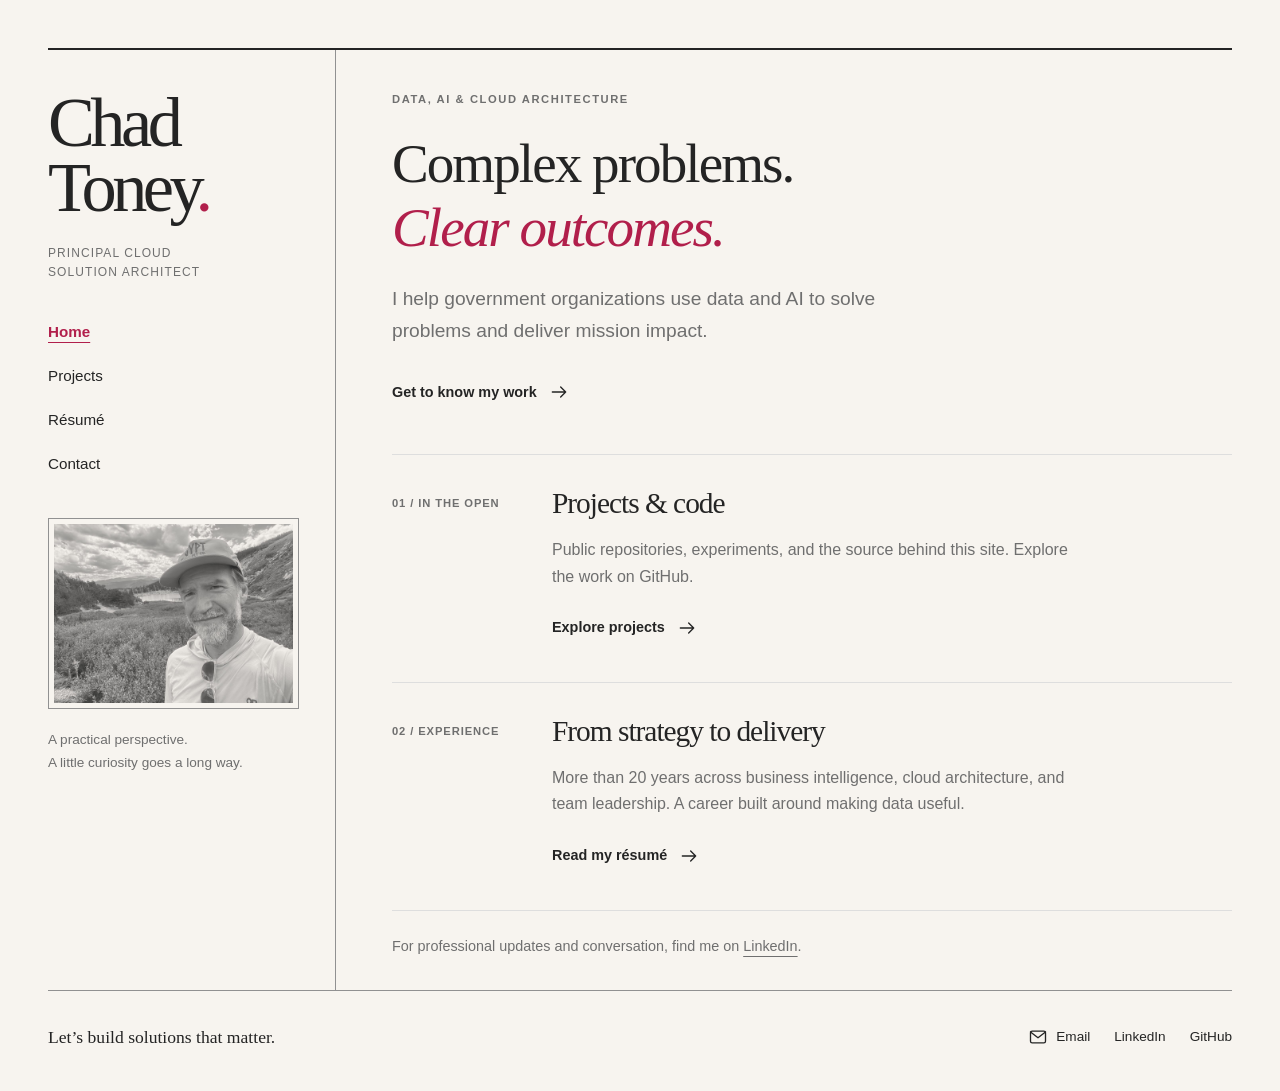
<file: index.html>
<!DOCTYPE html>
<html lang="en">
<head>
    <meta charset="UTF-8">
    <meta name="viewport" content="width=device-width, initial-scale=1.0">
    <meta name="description" content="Chad Toney — cloud architecture, data, and AI. Helping government organizations turn complex data into meaningful outcomes.">
    <title>Chad Toney</title>
    <script src="theme.js"></script>
    <link rel="stylesheet" href="style.css">
</head>
<body>
    <a class="skip-link" href="#main">Skip to content</a>
    <div class="page-shell">
        <aside class="sidebar" aria-label="Profile and navigation">
            <a class="masthead" href="index.html" aria-label="Chad Toney home">Chad<br>Toney<span class="brand-period">.</span></a>
            <p class="role-block">Principal Cloud Solution Architect</p>
            <nav class="side-links" aria-label="Main navigation">
                <a href="index.html" aria-current="page">Home</a>
                <a href="projects.html">Projects</a>
                <a href="resume.html">Résumé</a>
                <a href="#contact">Contact</a>
            </nav>
            <figure class="portrait-frame">
                <img src="portrait-edit.jpg" alt="Chad Toney beside a mountain lake" width="1200" height="900" decoding="async">
            </figure>
            <p class="sidebar-note">A practical perspective.<br>A little curiosity goes a long way.</p>
        </aside>
        <main class="content-panel" id="main" tabindex="-1">
            <header class="hero">
                <p class="eyebrow">Data, AI &amp; cloud architecture</p>
                <h1>Complex problems.<br><em>Clear outcomes.</em></h1>
                <p class="intro">I help government organizations use data and AI to solve problems and deliver mission impact.</p>
                <a class="text-link" href="resume.html">Get to know my work <svg class="icon" viewBox="0 0 24 24" aria-hidden="true" focusable="false"><path d="M4 12h16m-6-6 6 6-6 6"/></svg></a>
            </header>
            <section class="editorial-row" aria-labelledby="projects-heading">
                <p class="eyebrow section-label">01 / In the open</p>
                <div>
                    <h2 id="projects-heading">Projects &amp; code</h2>
                    <p>Public repositories, experiments, and the source behind this site. Explore the work on GitHub.</p>
                    <a class="text-link" href="projects.html">Explore projects <svg class="icon" viewBox="0 0 24 24" aria-hidden="true" focusable="false"><path d="M4 12h16m-6-6 6 6-6 6"/></svg></a>
                </div>
            </section>
            <section class="editorial-row" aria-labelledby="resume-heading">
                <p class="eyebrow section-label">02 / Experience</p>
                <div>
                    <h2 id="resume-heading">From strategy to delivery</h2>
                    <p>More than 20 years across business intelligence, cloud architecture, and team leadership. A career built around making data useful.</p>
                    <a class="text-link" href="resume.html">Read my résumé <svg class="icon" viewBox="0 0 24 24" aria-hidden="true" focusable="false"><path d="M4 12h16m-6-6 6 6-6 6"/></svg></a>
                </div>
            </section>
            <div class="closing-note">
                <p>For professional updates and conversation, find me on <a href="https://www.linkedin.com/in/chadtoney/">LinkedIn</a>.</p>
            </div>
        </main>
    </div>
    <footer class="footer-bar" id="contact">
        <p>Let’s build solutions that matter.</p>
        <nav class="footer-links" aria-label="Contact links">
            <a href="mailto:chad.toney@gmail.com"><svg class="icon" viewBox="0 0 24 24" aria-hidden="true" focusable="false"><rect x="3" y="5" width="18" height="14" rx="2"/><path d="m3 6 9 7 9-7"/></svg>Email</a>
            <a href="https://www.linkedin.com/in/chadtoney/">LinkedIn</a>
            <a href="https://github.com/chadtoney">GitHub</a>
        </nav>
    </footer>
</body>
</html>
</file>
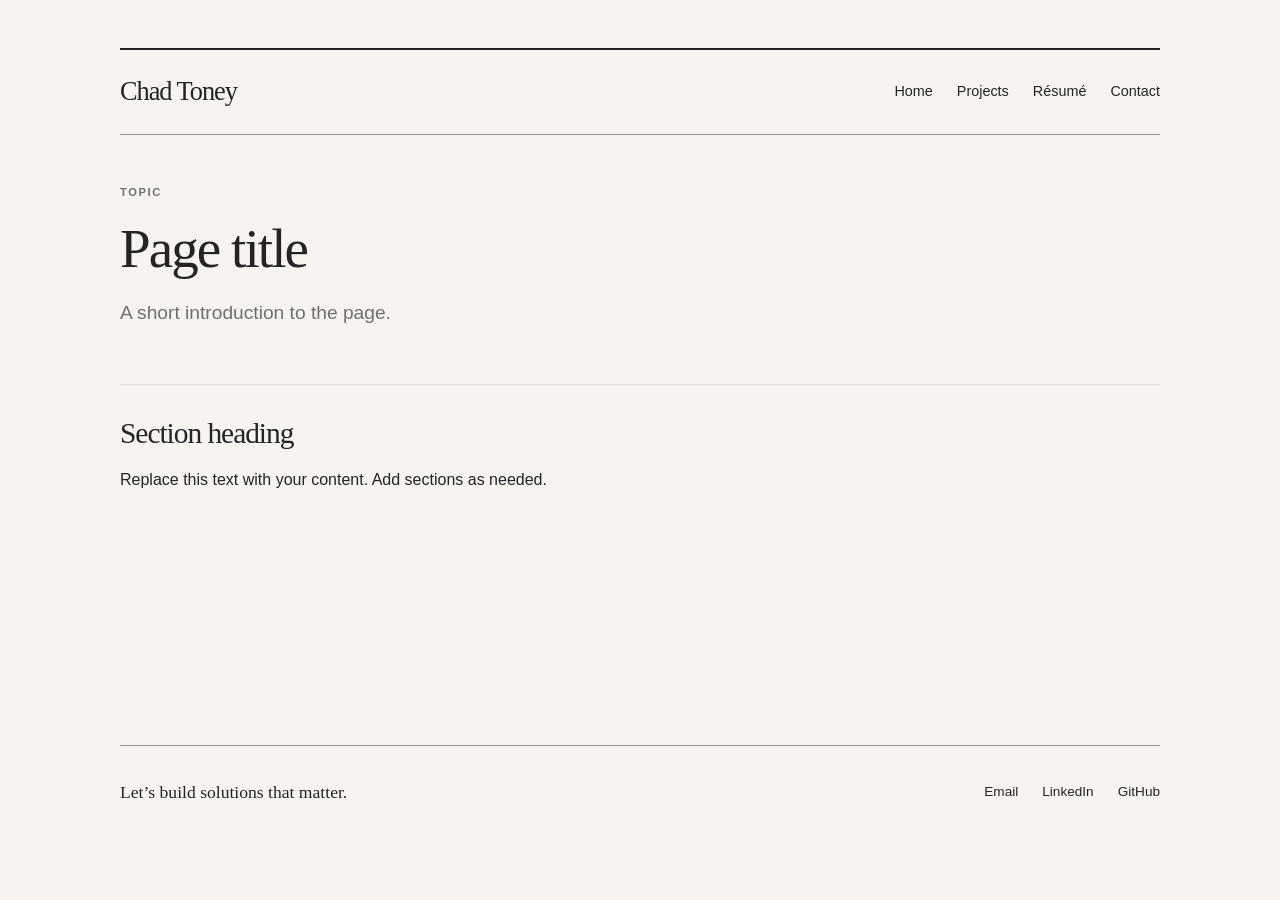
<file: page-template.html>
<!DOCTYPE html>
<html lang="en">
<head>
    <meta charset="UTF-8">
    <meta name="viewport" content="width=device-width, initial-scale=1.0">
    <meta name="robots" content="noindex">
    <meta name="description" content="Replace with a short description of this page.">
    <title>Page title | Chad Toney</title>
    <script src="theme.js"></script>
    <link rel="stylesheet" href="style.css">
</head>
<body>
    <a class="skip-link" href="#main">Skip to content</a>
    <div class="container">
        <header class="site-header">
            <a class="site-name" href="index.html">Chad Toney</a>
            <nav aria-label="Main navigation">
                <a href="index.html">Home</a>
                <a href="projects.html">Projects</a>
                <a href="resume.html">Résumé</a>
                <a href="#contact">Contact</a>
            </nav>
        </header>

        <main id="main" tabindex="-1">
            <header class="header">
                <p class="eyebrow">Topic</p>
                <h1>Page title</h1>
                <p class="intro">A short introduction to the page.</p>
            </header>
            <div class="page-content">
                <h2>Section heading</h2>
                <p>Replace this text with your content. Add sections as needed.</p>
            </div>
        </main>

        <footer class="footer-bar" id="contact">
            <p>Let’s build solutions that matter.</p>
            <nav class="footer-links" aria-label="Contact links">
                <a href="mailto:chad.toney@gmail.com">Email</a>
                <a href="https://www.linkedin.com/in/chadtoney/">LinkedIn</a>
                <a href="https://github.com/chadtoney">GitHub</a>
            </nav>
        </footer>
    </div>
</body>
</html>
</file>
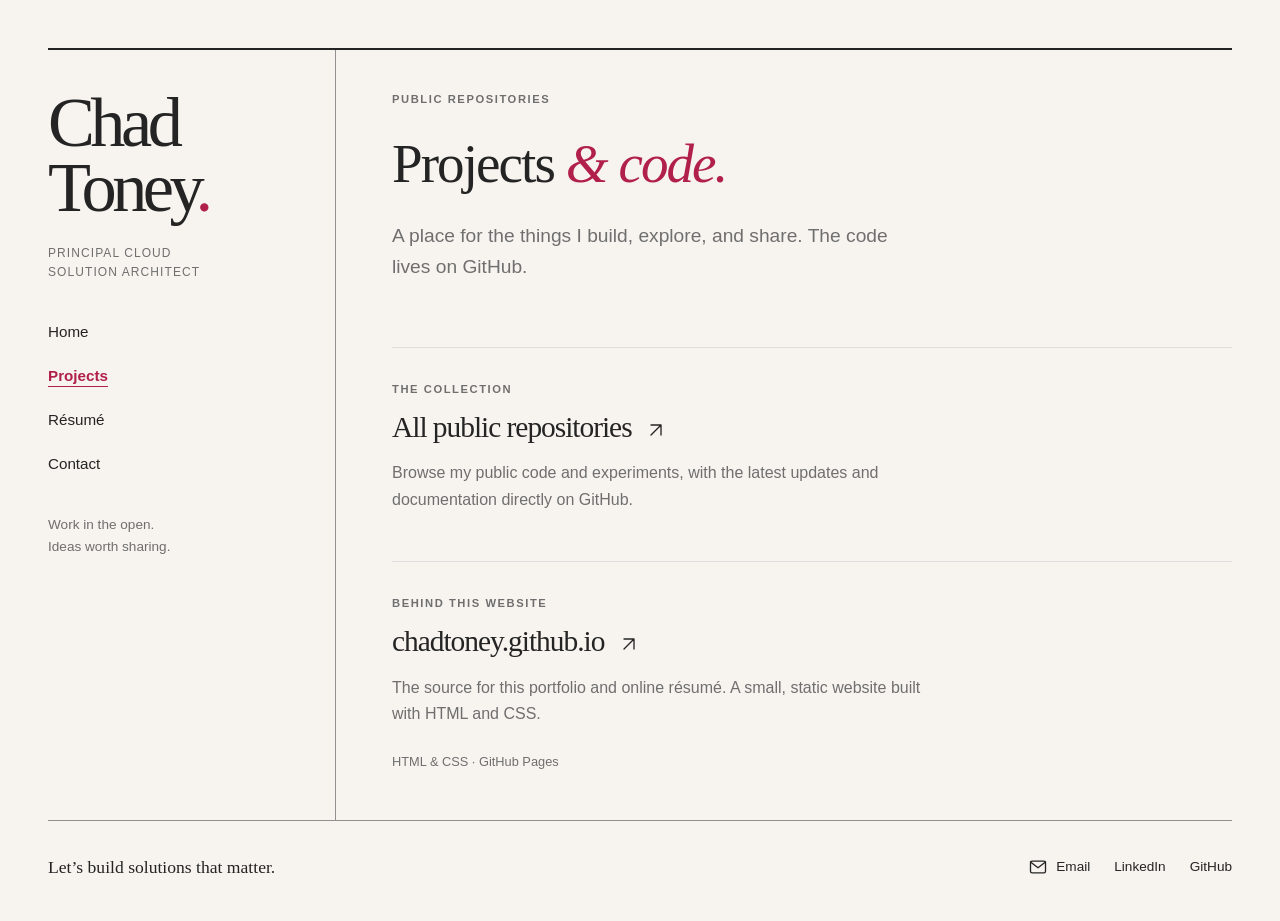
<file: projects.html>
<!DOCTYPE html>
<html lang="en">
<head>
    <meta charset="UTF-8">
    <meta name="viewport" content="width=device-width, initial-scale=1.0">
    <meta name="description" content="Explore Chad Toney’s public GitHub repositories and the source for this website.">
    <title>Projects | Chad Toney</title>
    <script src="theme.js"></script>
    <link rel="stylesheet" href="style.css">
</head>
<body>
    <a class="skip-link" href="#main">Skip to content</a>
    <div class="page-shell">
        <aside class="sidebar" aria-label="Profile and navigation">
            <a class="masthead" href="index.html" aria-label="Chad Toney home">Chad<br>Toney<span class="brand-period">.</span></a>
            <p class="role-block">Principal Cloud Solution Architect</p>
            <nav class="side-links" aria-label="Main navigation">
                <a href="index.html">Home</a>
                <a href="projects.html" aria-current="page">Projects</a>
                <a href="resume.html">Résumé</a>
                <a href="#contact">Contact</a>
            </nav>
            <p class="sidebar-note">Work in the open.<br>Ideas worth sharing.</p>
        </aside>
        <main class="content-panel" id="main" tabindex="-1">
            <header class="hero">
                <p class="eyebrow">Public repositories</p>
                <h1>Projects <em>&amp; code.</em></h1>
                <p class="intro">A place for the things I build, explore, and share. The code lives on GitHub.</p>
            </header>
            <section class="repo-list" aria-label="Repository links">
                <article class="repo-card">
                    <p class="eyebrow">The collection</p>
                    <h2><a href="https://github.com/chadtoney?tab=repositories&amp;type=public">All public repositories <svg class="icon" viewBox="0 0 24 24" aria-hidden="true" focusable="false"><path d="M6 18 18 6M6 6h12v12"/></svg></a></h2>
                    <p>Browse my public code and experiments, with the latest updates and documentation directly on GitHub.</p>
                </article>
                <article class="repo-card">
                    <p class="eyebrow">Behind this website</p>
                    <h2><a href="https://github.com/chadtoney/chadtoney.github.io">chadtoney.github.io <svg class="icon" viewBox="0 0 24 24" aria-hidden="true" focusable="false"><path d="M6 18 18 6M6 6h12v12"/></svg></a></h2>
                    <p>The source for this portfolio and online résumé. A small, static website built with HTML and CSS.</p>
                    <p class="repo-meta">HTML &amp; CSS · GitHub Pages</p>
                </article>
            </section>
        </main>
    </div>
    <footer class="footer-bar" id="contact">
        <p>Let’s build solutions that matter.</p>
        <nav class="footer-links" aria-label="Contact links">
            <a href="mailto:chad.toney@gmail.com"><svg class="icon" viewBox="0 0 24 24" aria-hidden="true" focusable="false"><rect x="3" y="5" width="18" height="14" rx="2"/><path d="m3 6 9 7 9-7"/></svg>Email</a>
            <a href="https://www.linkedin.com/in/chadtoney/">LinkedIn</a>
            <a href="https://github.com/chadtoney">GitHub</a>
        </nav>
    </footer>
</body>
</html>
</file>
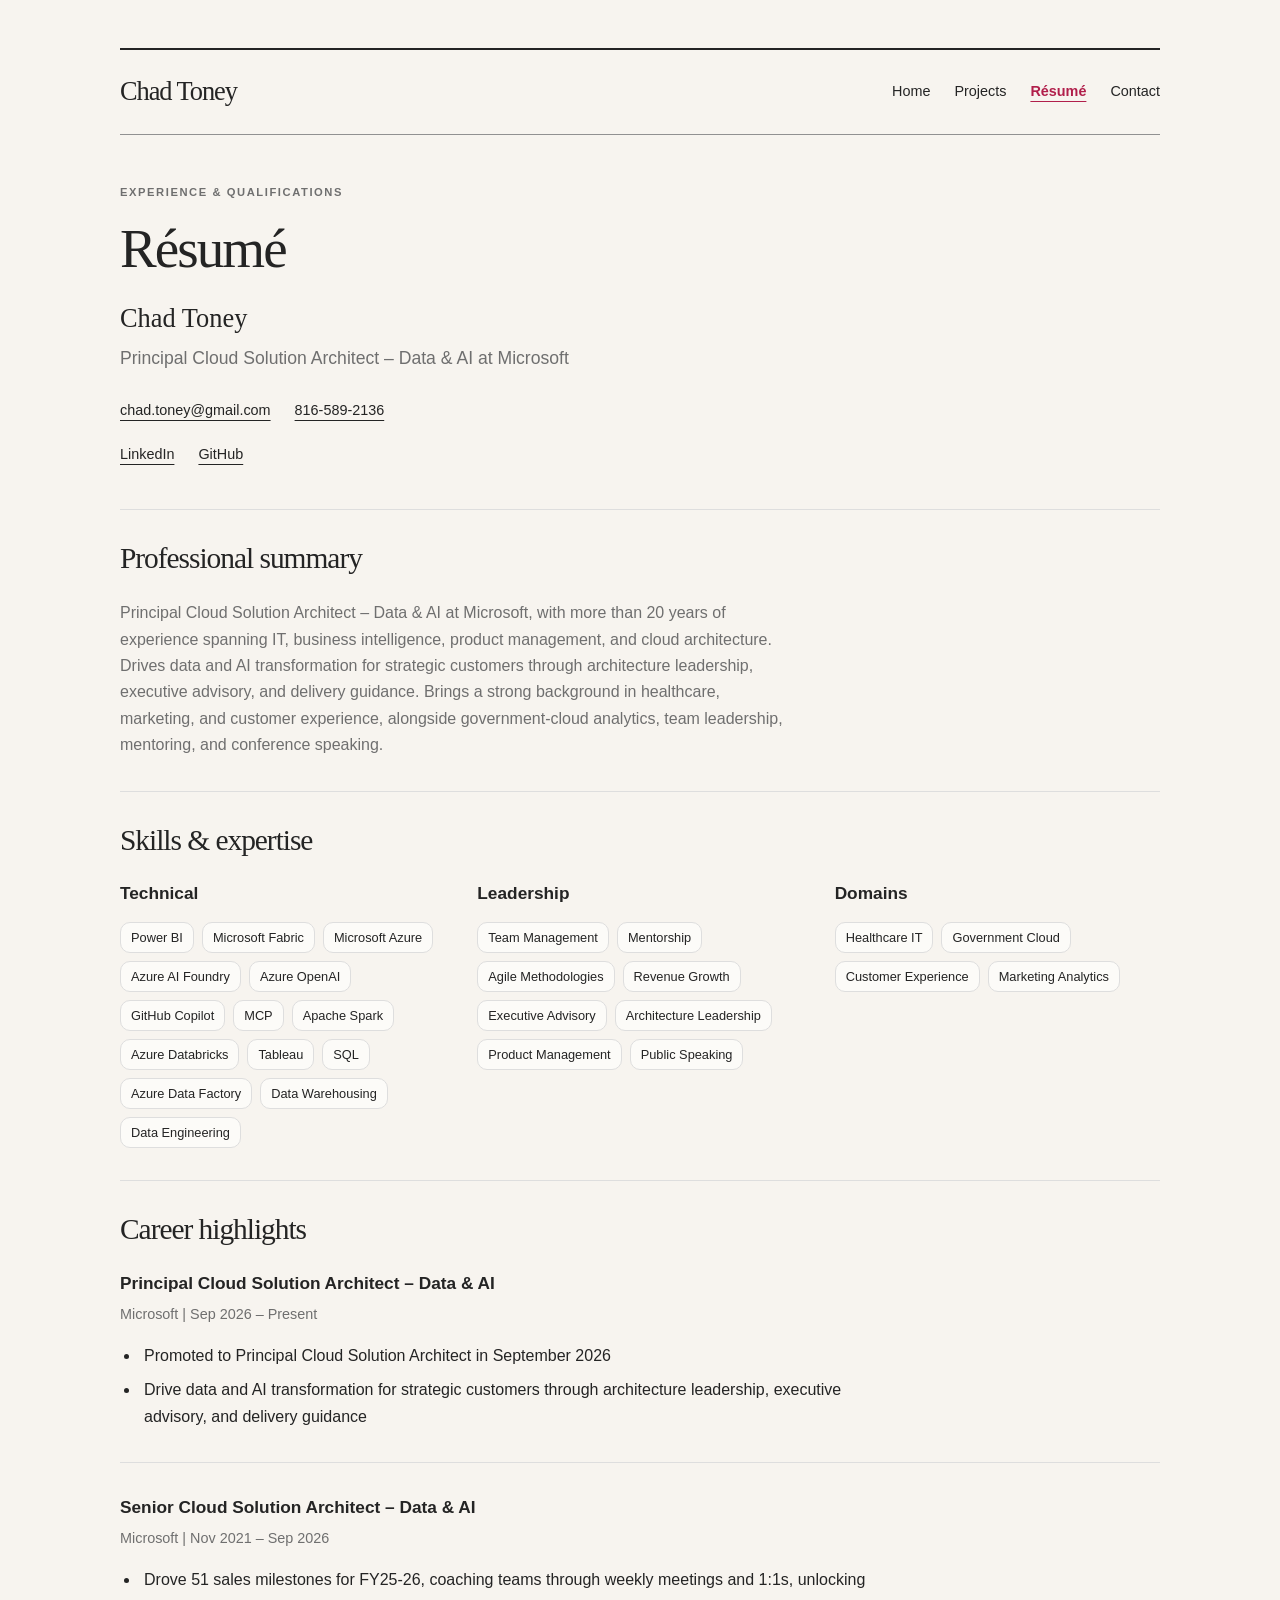
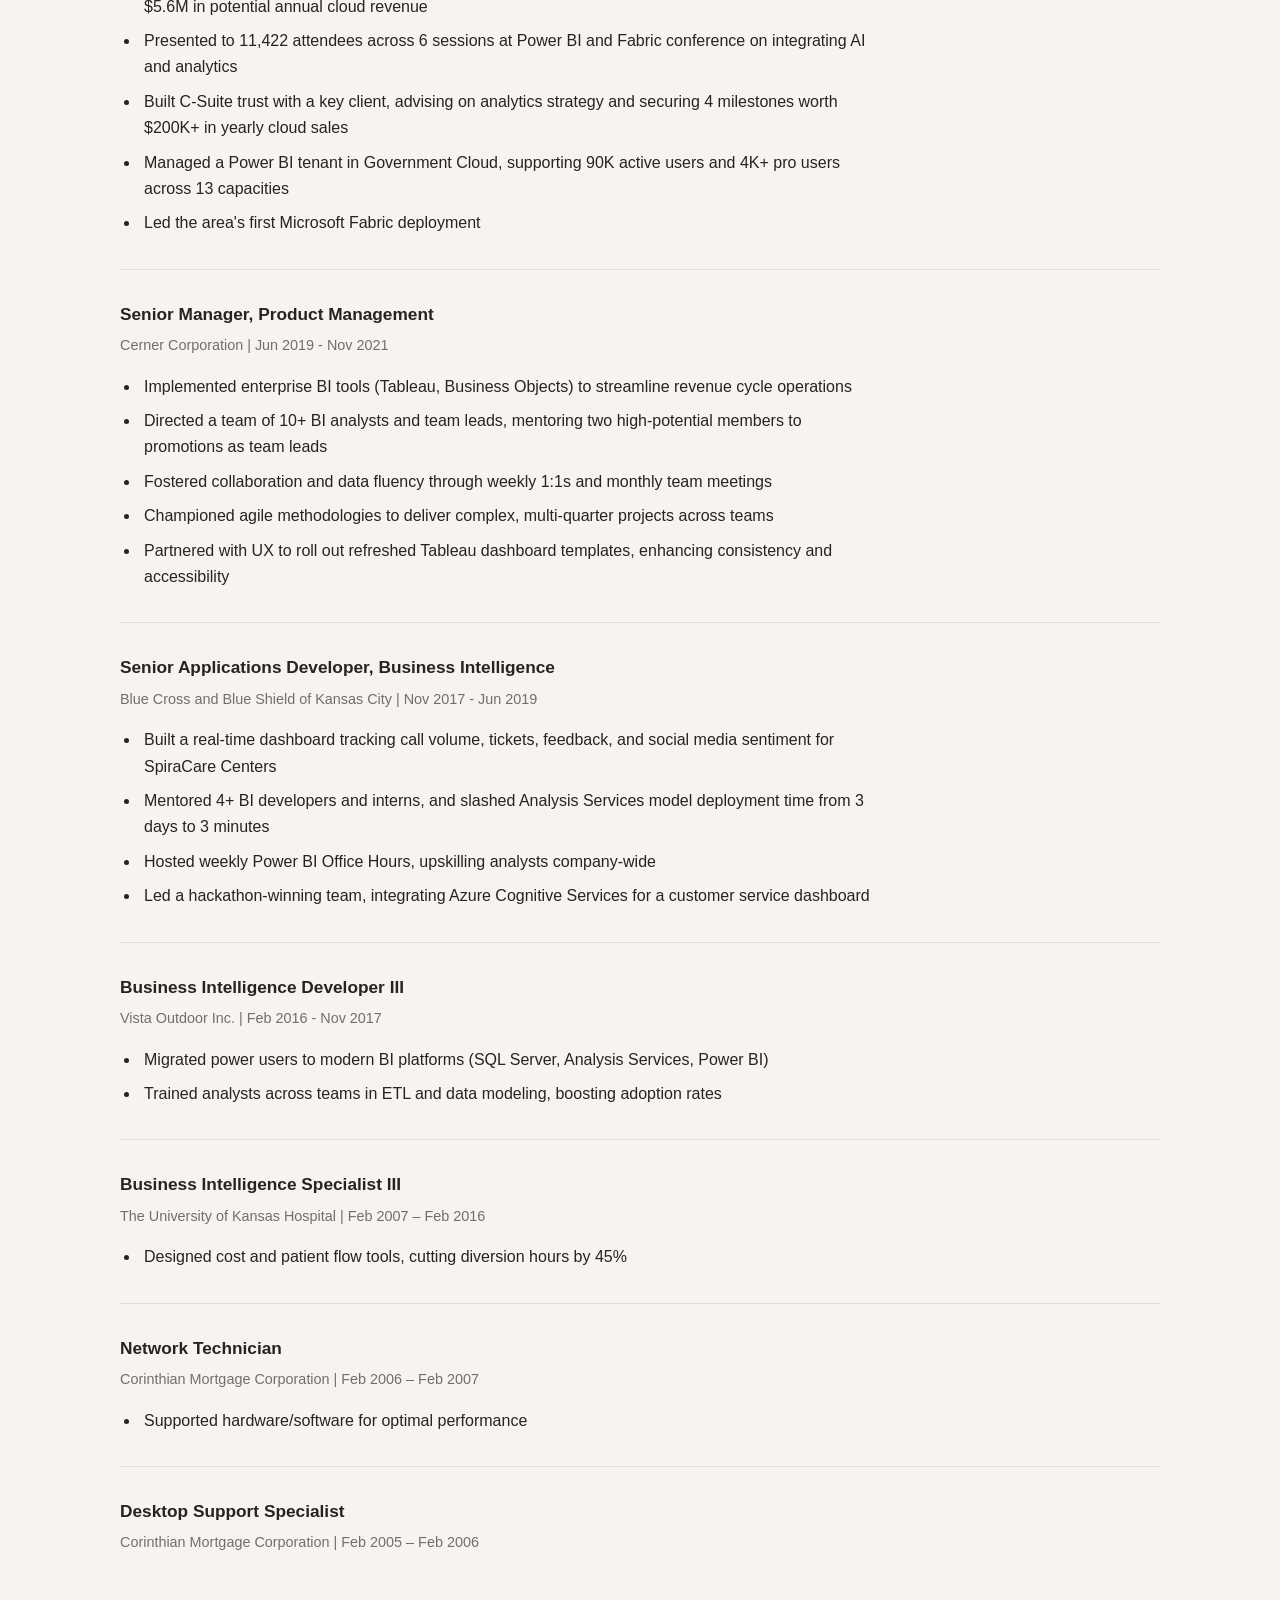
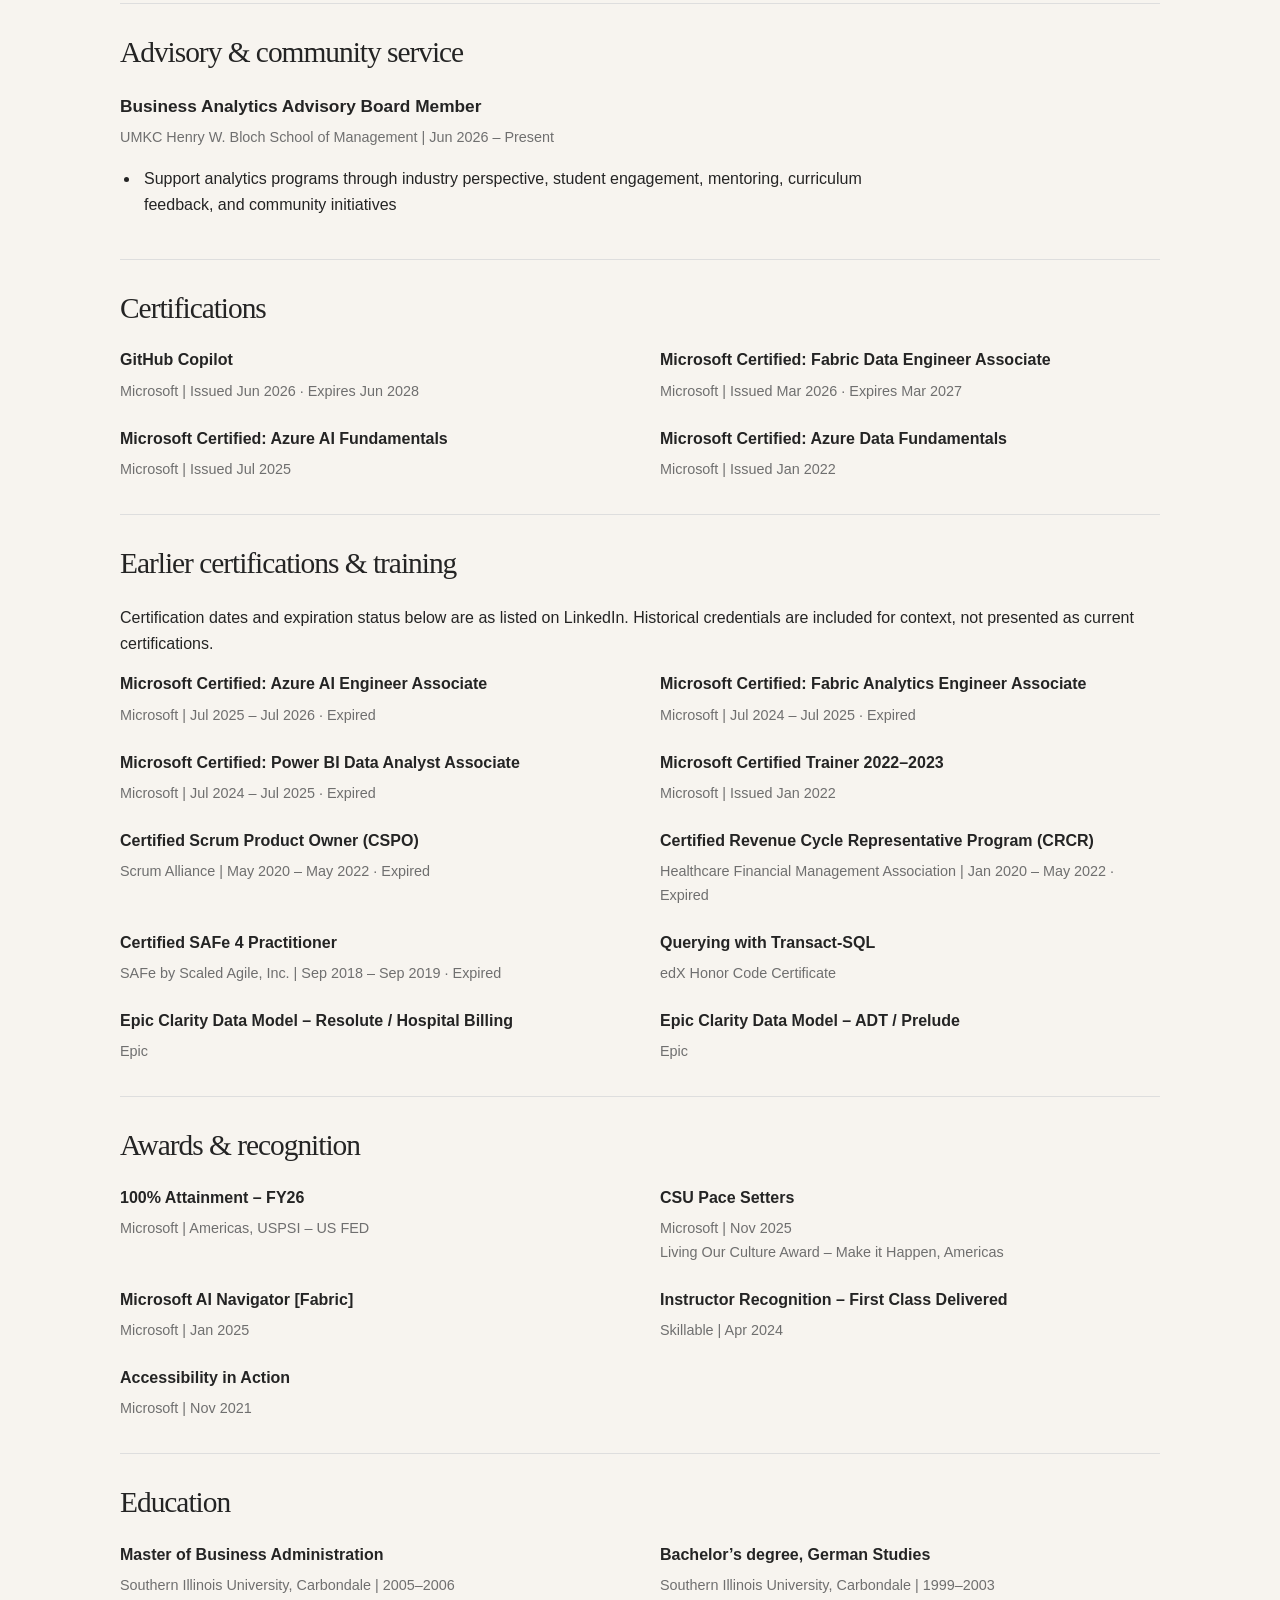
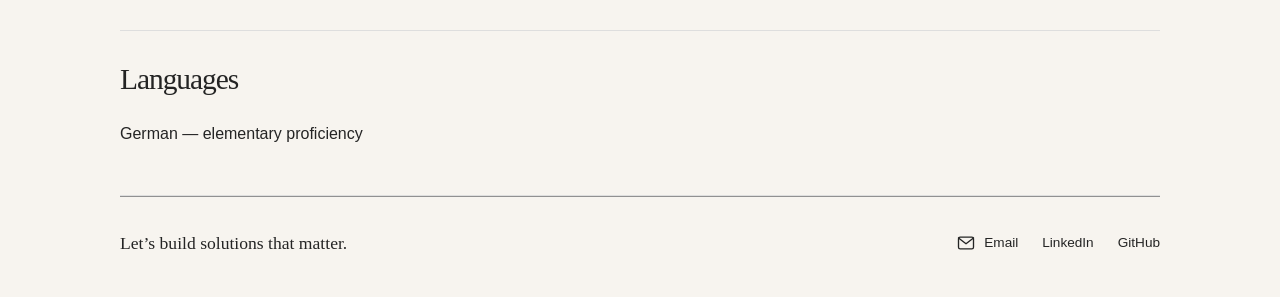
<file: resume.html>
<!DOCTYPE html>
<html lang="en">
<head>
    <meta charset="UTF-8">
    <meta name="viewport" content="width=device-width, initial-scale=1.0">
    <meta name="description" content="Chad Toney, Principal Cloud Solution Architect – Data &amp; AI at Microsoft. Experience, credentials, and leadership across more than 20 years.">
    <title>Résumé | Chad Toney</title>
    <script src="theme.js"></script>
    <link rel="stylesheet" href="style.css">
</head>
<body>
    <a class="skip-link" href="#main">Skip to content</a>
    <div class="container">
        <header class="site-header">
            <a class="site-name" href="index.html">Chad Toney</a>
            <nav aria-label="Main navigation">
                <a href="index.html">Home</a>
                <a href="projects.html">Projects</a>
                <a href="resume.html" aria-current="page">Résumé</a>
                <a href="#contact">Contact</a>
            </nav>
        </header>
        <main id="main" tabindex="-1">
        <!-- Header Section -->
        <header class="header">
            <div class="profile-section">
                <p class="eyebrow">Experience &amp; qualifications</p>
                <h1>Résumé</h1>
                <p class="resume-name">Chad Toney</p>
                <p class="tagline">Principal Cloud Solution Architect – Data &amp; AI at Microsoft</p>
            </div>
            
            <!-- Contact Info -->
            <div class="contact-info">
                <a href="mailto:chad.toney@gmail.com" class="contact-item">
                    <span>chad.toney@gmail.com</span>
                </a>
                <a href="tel:+18165892136" class="contact-item">
                    <span>816-589-2136</span>
                </a>
            </div>

            <!-- Social Links -->
            <div class="social-links">
                <a href="https://linkedin.com/in/chadtoney" class="social-link">
                    LinkedIn
                </a>
                <a href="https://github.com/chadtoney" class="social-link">
                    GitHub
                </a>
            </div>
        </header>

        <!-- Professional Summary -->
        <section class="section">
            <h2>Professional summary</h2>
            <p class="summary">
                Principal Cloud Solution Architect – Data &amp; AI at Microsoft, with more than 20 years of experience spanning IT, business intelligence, product management, and cloud architecture.
                Drives data and AI transformation for strategic customers through architecture leadership, executive advisory, and delivery guidance. Brings a strong background in healthcare, marketing, and customer experience, alongside government-cloud analytics, team leadership, mentoring, and conference speaking.
            </p>
        </section>

        <!-- Skills -->
        <section class="section">
            <h2>Skills &amp; expertise</h2>
            <div class="skills-grid">
                <div class="skill-category">
                    <h3>Technical</h3>
                    <div class="skill-tags">
                        <span class="skill-tag">Power BI</span>
                        <span class="skill-tag">Microsoft Fabric</span>
                        <span class="skill-tag">Microsoft Azure</span>
                        <span class="skill-tag">Azure AI Foundry</span>
                        <span class="skill-tag">Azure OpenAI</span>
                        <span class="skill-tag">GitHub Copilot</span>
                        <span class="skill-tag">MCP</span>
                        <span class="skill-tag">Apache Spark</span>
                        <span class="skill-tag">Azure Databricks</span>
                        <span class="skill-tag">Tableau</span>
                        <span class="skill-tag">SQL</span>
                        <span class="skill-tag">Azure Data Factory</span>
                        <span class="skill-tag">Data Warehousing</span>
                        <span class="skill-tag">Data Engineering</span>
                    </div>
                </div>
                <div class="skill-category">
                    <h3>Leadership</h3>
                    <div class="skill-tags">
                        <span class="skill-tag">Team Management</span>
                        <span class="skill-tag">Mentorship</span>
                        <span class="skill-tag">Agile Methodologies</span>
                        <span class="skill-tag">Revenue Growth</span>
                        <span class="skill-tag">Executive Advisory</span>
                        <span class="skill-tag">Architecture Leadership</span>
                        <span class="skill-tag">Product Management</span>
                        <span class="skill-tag">Public Speaking</span>
                    </div>
                </div>
                <div class="skill-category">
                    <h3>Domains</h3>
                    <div class="skill-tags">
                        <span class="skill-tag">Healthcare IT</span>
                        <span class="skill-tag">Government Cloud</span>
                        <span class="skill-tag">Customer Experience</span>
                        <span class="skill-tag">Marketing Analytics</span>
                    </div>
                </div>
            </div>
        </section>

        <!-- Career Timeline -->
        <section class="section">
            <h2>Career highlights</h2>
            <div class="timeline">
                <div class="timeline-item">
                    <div class="timeline-content">
                        <h3>Principal Cloud Solution Architect – Data &amp; AI</h3>
                        <p class="timeline-company">Microsoft | Sep 2026 – Present</p>
                        <ul>
                            <li>Promoted to Principal Cloud Solution Architect in September 2026</li>
                            <li>Drive data and AI transformation for strategic customers through architecture leadership, executive advisory, and delivery guidance</li>
                        </ul>
                    </div>
                </div>
                <div class="timeline-item">
                    <div class="timeline-content">
                        <h3>Senior Cloud Solution Architect – Data &amp; AI</h3>
                        <p class="timeline-company">Microsoft | Nov 2021 – Sep 2026</p>
                        <ul>
                            <li>Drove 51 sales milestones for FY25-26, coaching teams through weekly meetings and 1:1s, unlocking $5.6M in potential annual cloud revenue</li>
                            <li>Presented to 11,422 attendees across 6 sessions at Power BI and Fabric conference on integrating AI and analytics</li>
                            <li>Built C-Suite trust with a key client, advising on analytics strategy and securing 4 milestones worth $200K+ in yearly cloud sales</li>
                            <li>Managed a Power BI tenant in Government Cloud, supporting 90K active users and 4K+ pro users across 13 capacities</li>
                            <li>Led the area's first Microsoft Fabric deployment</li>
                        </ul>
                    </div>
                </div>
                <div class="timeline-item">
                    <div class="timeline-content">
                        <h3>Senior Manager, Product Management</h3>
                        <p class="timeline-company">Cerner Corporation | Jun 2019 - Nov 2021</p>
                        <ul>
                            <li>Implemented enterprise BI tools (Tableau, Business Objects) to streamline revenue cycle operations</li>
                            <li>Directed a team of 10+ BI analysts and team leads, mentoring two high-potential members to promotions as team leads</li>
                            <li>Fostered collaboration and data fluency through weekly 1:1s and monthly team meetings</li>
                            <li>Championed agile methodologies to deliver complex, multi-quarter projects across teams</li>
                            <li>Partnered with UX to roll out refreshed Tableau dashboard templates, enhancing consistency and accessibility</li>
                        </ul>
                    </div>
                </div>
                <div class="timeline-item">
                    <div class="timeline-content">
                        <h3>Senior Applications Developer, Business Intelligence</h3>
                        <p class="timeline-company">Blue Cross and Blue Shield of Kansas City | Nov 2017 - Jun 2019</p>
                        <ul>
                            <li>Built a real-time dashboard tracking call volume, tickets, feedback, and social media sentiment for SpiraCare Centers</li>
                            <li>Mentored 4+ BI developers and interns, and slashed Analysis Services model deployment time from 3 days to 3 minutes</li>
                            <li>Hosted weekly Power BI Office Hours, upskilling analysts company-wide</li>
                            <li>Led a hackathon-winning team, integrating Azure Cognitive Services for a customer service dashboard</li>
                        </ul>
                    </div>
                </div>
                <div class="timeline-item">
                    <div class="timeline-content">
                        <h3>Business Intelligence Developer III</h3>
                        <p class="timeline-company">Vista Outdoor Inc. | Feb 2016 - Nov 2017</p>
                        <ul>
                            <li>Migrated power users to modern BI platforms (SQL Server, Analysis Services, Power BI)</li>
                            <li>Trained analysts across teams in ETL and data modeling, boosting adoption rates</li>
                        </ul>
                    </div>
                </div>
                <div class="timeline-item">
                    <div class="timeline-content">
                        <h3>Business Intelligence Specialist III</h3>
                        <p class="timeline-company">The University of Kansas Hospital | Feb 2007 – Feb 2016</p>
                        <ul>
                            <li>Designed cost and patient flow tools, cutting diversion hours by 45%</li>
                        </ul>
                    </div>
                </div>
                <div class="timeline-item">
                    <div class="timeline-content">
                        <h3>Network Technician</h3>
                        <p class="timeline-company">Corinthian Mortgage Corporation | Feb 2006 – Feb 2007</p>
                        <ul>
                            <li>Supported hardware/software for optimal performance</li>
                        </ul>
                    </div>
                </div>
                <div class="timeline-item">
                    <div class="timeline-content">
                        <h3>Desktop Support Specialist</h3>
                        <p class="timeline-company">Corinthian Mortgage Corporation | Feb 2005 – Feb 2006</p>
                    </div>
                </div>
            </div>
        </section>

        <section class="section">
            <h2>Advisory &amp; community service</h2>
            <div class="timeline">
                <div class="timeline-item">
                    <div class="timeline-content">
                        <h3>Business Analytics Advisory Board Member</h3>
                        <p class="timeline-company">UMKC Henry W. Bloch School of Management | Jun 2026 – Present</p>
                        <ul>
                            <li>Support analytics programs through industry perspective, student engagement, mentoring, curriculum feedback, and community initiatives</li>
                        </ul>
                    </div>
                </div>
            </div>
        </section>

        <!-- Certifications -->
        <section class="section">
            <h2>Certifications</h2>
            <div class="certifications-grid">
                <div class="cert-card">
                    <h3>GitHub Copilot</h3>
                    <p>Microsoft | Issued Jun 2026 · Expires Jun 2028</p>
                </div>
                <div class="cert-card">
                    <h3>Microsoft Certified: Fabric Data Engineer Associate</h3>
                    <p>Microsoft | Issued Mar 2026 · Expires Mar 2027</p>
                </div>
                <div class="cert-card">
                    <h3>Microsoft Certified: Azure AI Fundamentals</h3>
                    <p>Microsoft | Issued Jul 2025</p>
                </div>
                <div class="cert-card">
                    <h3>Microsoft Certified: Azure Data Fundamentals</h3>
                    <p>Microsoft | Issued Jan 2022</p>
                </div>
            </div>
        </section>

        <section class="section">
            <h2>Earlier certifications &amp; training</h2>
            <p>Certification dates and expiration status below are as listed on LinkedIn. Historical credentials are included for context, not presented as current certifications.</p>
            <div class="certifications-grid">
                <div class="cert-card">
                    <h3>Microsoft Certified: Azure AI Engineer Associate</h3>
                    <p>Microsoft | Jul 2025 – Jul 2026 · Expired</p>
                </div>
                <div class="cert-card">
                    <h3>Microsoft Certified: Fabric Analytics Engineer Associate</h3>
                    <p>Microsoft | Jul 2024 – Jul 2025 · Expired</p>
                </div>
                <div class="cert-card">
                    <h3>Microsoft Certified: Power BI Data Analyst Associate</h3>
                    <p>Microsoft | Jul 2024 – Jul 2025 · Expired</p>
                </div>
                <div class="cert-card">
                    <h3>Microsoft Certified Trainer 2022–2023</h3>
                    <p>Microsoft | Issued Jan 2022</p>
                </div>
                <div class="cert-card">
                    <h3>Certified Scrum Product Owner (CSPO)</h3>
                    <p>Scrum Alliance | May 2020 – May 2022 · Expired</p>
                </div>
                <div class="cert-card">
                    <h3>Certified Revenue Cycle Representative Program (CRCR)</h3>
                    <p>Healthcare Financial Management Association | Jan 2020 – May 2022 · Expired</p>
                </div>
                <div class="cert-card">
                    <h3>Certified SAFe 4 Practitioner</h3>
                    <p>SAFe by Scaled Agile, Inc. | Sep 2018 – Sep 2019 · Expired</p>
                </div>
                <div class="cert-card">
                    <h3>Querying with Transact-SQL</h3>
                    <p>edX Honor Code Certificate</p>
                </div>
                <div class="cert-card">
                    <h3>Epic Clarity Data Model – Resolute / Hospital Billing</h3>
                    <p>Epic</p>
                </div>
                <div class="cert-card">
                    <h3>Epic Clarity Data Model – ADT / Prelude</h3>
                    <p>Epic</p>
                </div>
            </div>
        </section>

        <section class="section">
            <h2>Awards &amp; recognition</h2>
            <div class="certifications-grid">
                <div class="cert-card">
                    <h3>100% Attainment – FY26</h3>
                    <p>Microsoft | Americas, USPSI – US FED</p>
                </div>
                <div class="cert-card">
                    <h3>CSU Pace Setters</h3>
                    <p>Microsoft | Nov 2025</p>
                    <p>Living Our Culture Award – Make it Happen, Americas</p>
                </div>
                <div class="cert-card">
                    <h3>Microsoft AI Navigator [Fabric]</h3>
                    <p>Microsoft | Jan 2025</p>
                </div>
                <div class="cert-card">
                    <h3>Instructor Recognition – First Class Delivered</h3>
                    <p>Skillable | Apr 2024</p>
                </div>
                <div class="cert-card">
                    <h3>Accessibility in Action</h3>
                    <p>Microsoft | Nov 2021</p>
                </div>
            </div>
        </section>

        <!-- Education -->
        <section class="section">
            <h2>Education</h2>
            <div class="education-grid">
                <div class="education-item">
                    <h3>Master of Business Administration</h3>
                    <p class="education-school">Southern Illinois University, Carbondale | 2005–2006</p>
                </div>
                <div class="education-item">
                    <h3>Bachelor’s degree, German Studies</h3>
                    <p class="education-school">Southern Illinois University, Carbondale | 1999–2003</p>
                </div>
            </div>
        </section>

        <section class="section">
            <h2>Languages</h2>
            <p>German — elementary proficiency</p>
        </section>

        </main>
        <!-- Footer -->
        <footer class="footer-bar" id="contact">
            <p>Let’s build solutions that matter.</p>
            <nav class="footer-links" aria-label="Contact links">
                <a href="mailto:chad.toney@gmail.com"><svg class="icon" viewBox="0 0 24 24" aria-hidden="true" focusable="false"><rect x="3" y="5" width="18" height="14" rx="2"/><path d="m3 6 9 7 9-7"/></svg>Email</a>
                <a href="https://www.linkedin.com/in/chadtoney/">LinkedIn</a>
                <a href="https://github.com/chadtoney">GitHub</a>
            </nav>
        </footer>
    </div>
</body>
</html>
</file>
<file: style.css>
:root {
    color-scheme: light;
    --cp-bg: #f7f4ef;
    --cp-bg-elevated: #fcfbf8;
    --cp-surface: #ffffff;
    --cp-surface-soft: #f5f5f5;
    --cp-border: #dedede;
    --cp-border-strong: #919191;
    --cp-text: #242424;
    --cp-text-muted: #5c5c5c;
    --cp-text-soft: #6f6f6f;
    --cp-accent: #b11f4b;
    --cp-accent-hover: #9a1a41;
    --cp-accent-soft: rgba(177, 31, 75, 0.08);
    --cp-accent-fg: #ffffff;
    --cp-success: #16a34a;
    --cp-danger: #dc2626;
    --cp-warning: #f59e0b;
    --cp-link: #0078d4;
    --cp-shadow: 0 18px 48px rgba(0, 0, 0, 0.12);
    --cp-overlay: rgba(255, 255, 255, 0.8);
    --cp-panel: rgba(255, 255, 255, 0.86);
    --cp-panel-strong: rgba(255, 255, 255, 0.96);
    --cp-sheen: rgba(255, 255, 255, 0.55);
    --cp-highlight: rgba(177, 31, 75, 0.12);
    --font-body: "Segoe UI", Aptos, Calibri, -apple-system, BlinkMacSystemFont, sans-serif;
    --font-display: Georgia, "Times New Roman", serif;
}

html[data-theme="dark"] {
    color-scheme: dark;
    --cp-bg: #3d3b3a;
    --cp-bg-elevated: #343231;
    --cp-surface: #292929;
    --cp-surface-soft: #2e2e2e;
    --cp-border: #474747;
    --cp-border-strong: #5f5f5f;
    --cp-text: #dedede;
    --cp-text-muted: #919191;
    --cp-text-soft: #b0b0b0;
    --cp-accent: #fd8ea1;
    --cp-accent-hover: #fb7b91;
    --cp-accent-soft: rgba(253, 142, 161, 0.14);
    --cp-accent-fg: #1a1a1a;
    --cp-success: #4ade80;
    --cp-danger: #f87171;
    --cp-warning: #fbbf24;
    --cp-link: #4da6ff;
    --cp-shadow: 0 18px 48px rgba(0, 0, 0, 0.32);
    --cp-overlay: rgba(41, 41, 41, 0.88);
    --cp-panel: rgba(41, 41, 41, 0.72);
    --cp-panel-strong: rgba(41, 41, 41, 0.96);
    --cp-sheen: rgba(255, 255, 255, 0.04);
    --cp-highlight: rgba(253, 142, 161, 0.12);
}

* { box-sizing: border-box; }
html { scroll-behavior: smooth; scroll-padding-top: 24px; }
body {
    margin: 0;
    background: var(--cp-bg);
    color: var(--cp-text);
    font-family: var(--font-body);
    font-size: 1rem;
    line-height: 1.65;
    -webkit-font-smoothing: antialiased;
}
::selection { background: var(--cp-highlight); }
a { color: inherit; text-decoration-thickness: 1px; text-underline-offset: 5px; }
a:hover { color: var(--cp-accent); }
a:focus-visible { outline: 2px solid var(--cp-accent); outline-offset: 5px; border-radius: 2px; }
main:focus { outline: none; }
img { max-width: 100%; }
svg { vertical-align: middle; }
h1, h2, h3, p { margin-top: 0; }
h1, h2 { font-family: var(--font-display); font-weight: 400; line-height: 1.15; letter-spacing: -0.035em; }
h1 { font-size: clamp(2.5rem, 4.3vw, 4rem); margin-bottom: 24px; }
h2 { font-size: clamp(1.65rem, 2.3vw, 2rem); margin-bottom: 16px; }
h3 { font-size: 1.08rem; line-height: 1.4; font-weight: 600; margin-bottom: 8px; }
p { margin-bottom: 16px; }
em { color: var(--cp-accent); }
.skip-link {
    position: fixed;
    left: 16px;
    top: 12px;
    z-index: 10;
    transform: translateY(-200%);
    padding: 12px 20px;
    background: var(--cp-surface);
    color: var(--cp-text);
    border: 1px solid var(--cp-border-strong);
}
.skip-link:focus { transform: translateY(0); }
.page-shell, .footer-bar, .container { width: min(1200px, calc(100% - 96px)); margin-inline: auto; }
.page-shell {
    display: grid;
    grid-template-columns: 288px minmax(0, 1fr);
    border-top: 2px solid var(--cp-text);
    margin-top: 48px;
}
.sidebar { padding: 40px 36px 40px 0; border-right: 1px solid var(--cp-border-strong); }
.masthead {
    display: inline-block;
    font-family: var(--font-display);
    font-size: 4.4rem;
    line-height: .92;
    letter-spacing: -.065em;
    text-decoration: none;
}
.brand-period { color: var(--cp-accent); }
.role-block {
    margin-top: 24px;
    max-width: 24ch;
    font-size: .75rem;
    line-height: 1.6;
    letter-spacing: .09em;
    text-transform: uppercase;
    color: var(--cp-text-soft);
}
.side-links { display: flex; flex-direction: column; gap: 0; margin: 28px 0; }
.side-links a { padding-block: 9px; min-height: 44px; text-decoration: none; font-size: .95rem; width: fit-content; }
.side-links a[aria-current="page"], .site-header a[aria-current="page"] { color: var(--cp-accent); text-decoration: underline; font-weight: 600; }
.portrait-frame { margin: 32px 0 0; max-width: 320px; border: 1px solid var(--cp-border-strong); padding: 5px; }
.portrait-frame img { display: block; width: 100%; height: auto; }
.sidebar-note { font-size: .85rem; color: var(--cp-text-soft); margin-top: 20px; line-height: 1.65; }
.content-panel { padding: 40px 0 16px 56px; min-width: 0; }
.hero { padding-bottom: 40px; }
.eyebrow { color: var(--cp-text-soft); font-size: .7rem; font-weight: 600; letter-spacing: .14em; text-transform: uppercase; margin-bottom: 24px; }
.intro { max-width: 48ch; font-size: 1.2rem; line-height: 1.65; color: var(--cp-text-soft); margin-bottom: 24px; }
.text-link { display: inline-flex; align-items: center; gap: 12px; min-height: 44px; font-weight: 600; font-size: .9rem; text-decoration: none; }
.text-link:hover { text-decoration: underline; }
.icon { width: 20px; height: 20px; flex: 0 0 20px; fill: none; stroke: currentColor; stroke-width: 1.6; stroke-linecap: round; stroke-linejoin: round; }
.editorial-row { display: grid; grid-template-columns: 136px minmax(0, 1fr); gap: 24px; padding: 32px 0; border-top: 1px solid var(--cp-border); }
.section-label { margin: 7px 0 0; letter-spacing: .08em; }
.editorial-row p:not(.eyebrow), .repo-card > p:not(.eyebrow) { color: var(--cp-text-soft); max-width: 60ch; }
.closing-note { padding: 24px 0 0; border-top: 1px solid var(--cp-border); font-size: .9rem; color: var(--cp-text-soft); }
.repo-card { border-top: 1px solid var(--cp-border); padding: 32px 0; }
.repo-card .eyebrow { margin-bottom: 12px; }
.repo-card h2 { overflow-wrap: anywhere; }
.repo-card h2 a { text-decoration: none; }
.repo-card h2 a:hover { text-decoration: underline; }
.repo-card .icon { margin-left: 8px; }
.repo-meta { font-size: .8rem; margin-top: 24px; margin-bottom: 0; }
.footer-bar {
    display: flex;
    justify-content: space-between;
    align-items: center;
    gap: 24px;
    padding: 24px 0 32px;
    border-top: 1px solid var(--cp-border-strong);
}
.footer-bar > p { font-family: var(--font-display); font-size: 1.1rem; margin: 0; }
.footer-links, .site-header nav { display: flex; flex-wrap: wrap; align-items: center; gap: 8px 24px; }
.footer-links a { display: inline-flex; align-items: center; gap: 8px; min-height: 44px; font-size: .85rem; text-decoration: none; }
.footer-links a:hover { text-decoration: underline; }
/* Document pages share the visual language, with room for longer reading. */
.container { max-width: 1040px; }
.site-header { display: flex; align-items: center; justify-content: space-between; flex-wrap: wrap; gap: 20px; border-top: 2px solid var(--cp-text); border-bottom: 1px solid var(--cp-border-strong); margin-top: 48px; padding: 20px 0; }
.site-name { font-family: var(--font-display); font-size: 1.65rem; letter-spacing: -.04em; text-decoration: none; }
.site-header nav a { display: inline-flex; align-items: center; min-height: 44px; font-size: .9rem; text-decoration: none; }
.header { padding: 48px 0 32px; border-bottom: 1px solid var(--cp-border); }
.header .eyebrow { margin-bottom: 16px; }
.header h1 { margin-bottom: 16px; }
.resume-name { font-family: var(--font-display); font-size: 1.65rem; margin-bottom: 4px; }
.tagline { color: var(--cp-text-soft); font-size: 1.1rem; }
.contact-info, .social-links { display: flex; flex-wrap: wrap; gap: 8px 24px; font-size: .9rem; }
.contact-info a, .social-links a { min-height: 44px; display: inline-flex; align-items: center; overflow-wrap: anywhere; }
.section { padding: 32px 0; border-bottom: 1px solid var(--cp-border); }
.section > h2 { margin-bottom: 24px; }
.section .summary { max-width: 76ch; color: var(--cp-text-soft); margin-bottom: 0; }
.skills-grid { display: grid; grid-template-columns: repeat(3, minmax(0, 1fr)); gap: 32px; }
.skill-category h3 { margin-bottom: 16px; }
.skill-tags { display: flex; flex-wrap: wrap; gap: 8px; }
.skill-tag { font-size: .8rem; padding: 4px 10px; border: 1px solid var(--cp-border); border-radius: .625rem; background: var(--cp-bg-elevated); }
.timeline-item + .timeline-item { margin-top: 32px; padding-top: 32px; border-top: 1px solid var(--cp-border); }
.timeline-company { font-size: .9rem; color: var(--cp-text-soft); }
.timeline ul { padding-left: 20px; margin-bottom: 0; max-width: 85ch; }
.timeline li { padding-left: 4px; margin-bottom: 8px; }
.certifications-grid, .education-grid { display: grid; grid-template-columns: repeat(2, minmax(0, 1fr)); gap: 24px 40px; }
.cert-card h3, .education-item h3 { font-size: 1rem; }
.cert-card p, .education-school { color: var(--cp-text-soft); font-size: .9rem; margin-bottom: 0; }
.container > .footer-bar { width: 100%; }
.page-content { padding: 32px 0; min-height: 40vh; }
@media (max-width: 1050px) {
    .page-shell { grid-template-columns: 244px minmax(0, 1fr); }
    .sidebar { padding-right: 28px; }
    .content-panel { padding-left: 36px; }
    .editorial-row { grid-template-columns: 1fr; gap: 12px; }
    .section-label { margin-top: 0; }
}
@media (max-width: 780px) {
    .page-shell, .footer-bar, .container { width: calc(100% - 48px); }
    .page-shell { grid-template-columns: minmax(0, 1fr); margin-top: 24px; }
    .sidebar { border-right: none; border-bottom: 1px solid var(--cp-border-strong); padding: 28px 0; display: grid; grid-template-columns: minmax(0, 1fr) minmax(0, 1fr); column-gap: 28px; align-items: start; }
    .masthead { font-size: 3.5rem; }
    .role-block { grid-column: 1; margin: 20px 0 0; }
    .side-links { grid-column: 1 / -1; grid-row: 3; flex-direction: row; flex-wrap: wrap; gap: 4px 24px; margin: 20px 0 0; }
    .portrait-frame { grid-column: 2; grid-row: 1 / 3; margin: 0; width: 100%; justify-self: end; }
    .sidebar-note { display: none; }
    .content-panel { padding: 36px 0 16px; }
    .hero { padding-bottom: 32px; }
    .intro { font-size: 1.1rem; }
    .site-header { margin-top: 24px; }
    .skills-grid { grid-template-columns: 1fr; gap: 24px; }
    .footer-bar { flex-wrap: wrap; gap: 8px; }
}
@media (max-width: 480px) {
    .page-shell, .footer-bar, .container { width: calc(100% - 40px); }
    .sidebar { display: flex; flex-direction: column; }
    .masthead { font-size: 3rem; }
    .role-block { max-width: none; margin-top: 16px; font-size: .68rem; }
    .side-links { gap: 4px 24px; margin-top: 12px; }
    .portrait-frame { margin-top: 24px; align-self: flex-start; max-width: 320px; }
    .content-panel { padding-top: 32px; }
    h1 { font-size: 2.5rem; }
    .editorial-row { padding: 28px 0; }
    .certifications-grid, .education-grid { grid-template-columns: 1fr; }
    .site-header { gap: 8px; }
    .site-header nav { gap: 4px 20px; }
    .header { padding-top: 32px; }
}
@media (prefers-reduced-motion: reduce) { html { scroll-behavior: auto; } }
@media print {
    html[data-theme] { --cp-bg: #ffffff; --cp-text: #242424; --cp-text-soft: #5c5c5c; --cp-border: #dedede; --cp-accent: #242424; --cp-bg-elevated: #ffffff; color-scheme: light; }
    body { font-size: 10pt; }
    .container { width: 100%; max-width: none; }
    .site-header, .skip-link, .footer-bar { display: none; }
    .header { padding-top: 0; }
    .section { padding: 16px 0; }
    h1 { font-size: 28pt; }
    h2 { font-size: 18pt; break-after: avoid; }
    h3 { break-after: avoid; }
    .cert-card, .education-item, .skill-category { break-inside: avoid; }
    .timeline-item { break-inside: avoid; }
    a { text-decoration: none; }
}
</file>
